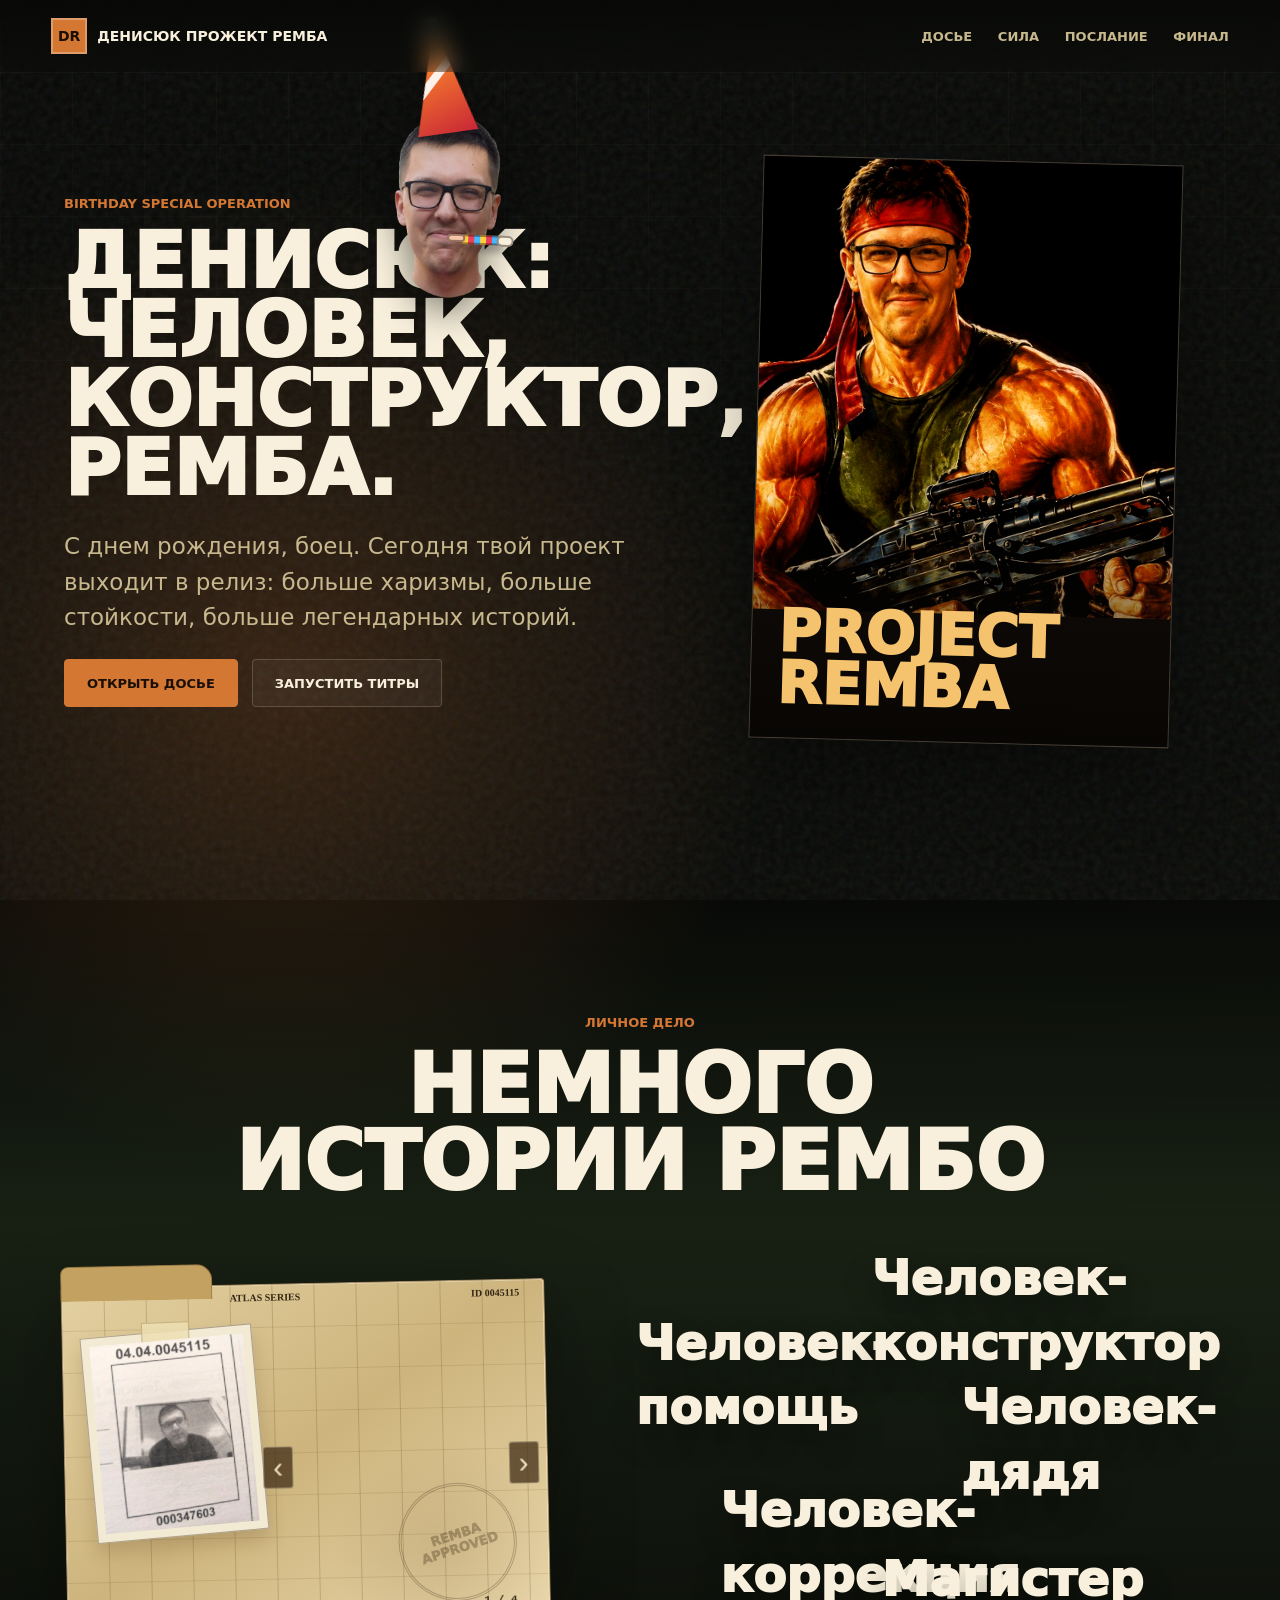
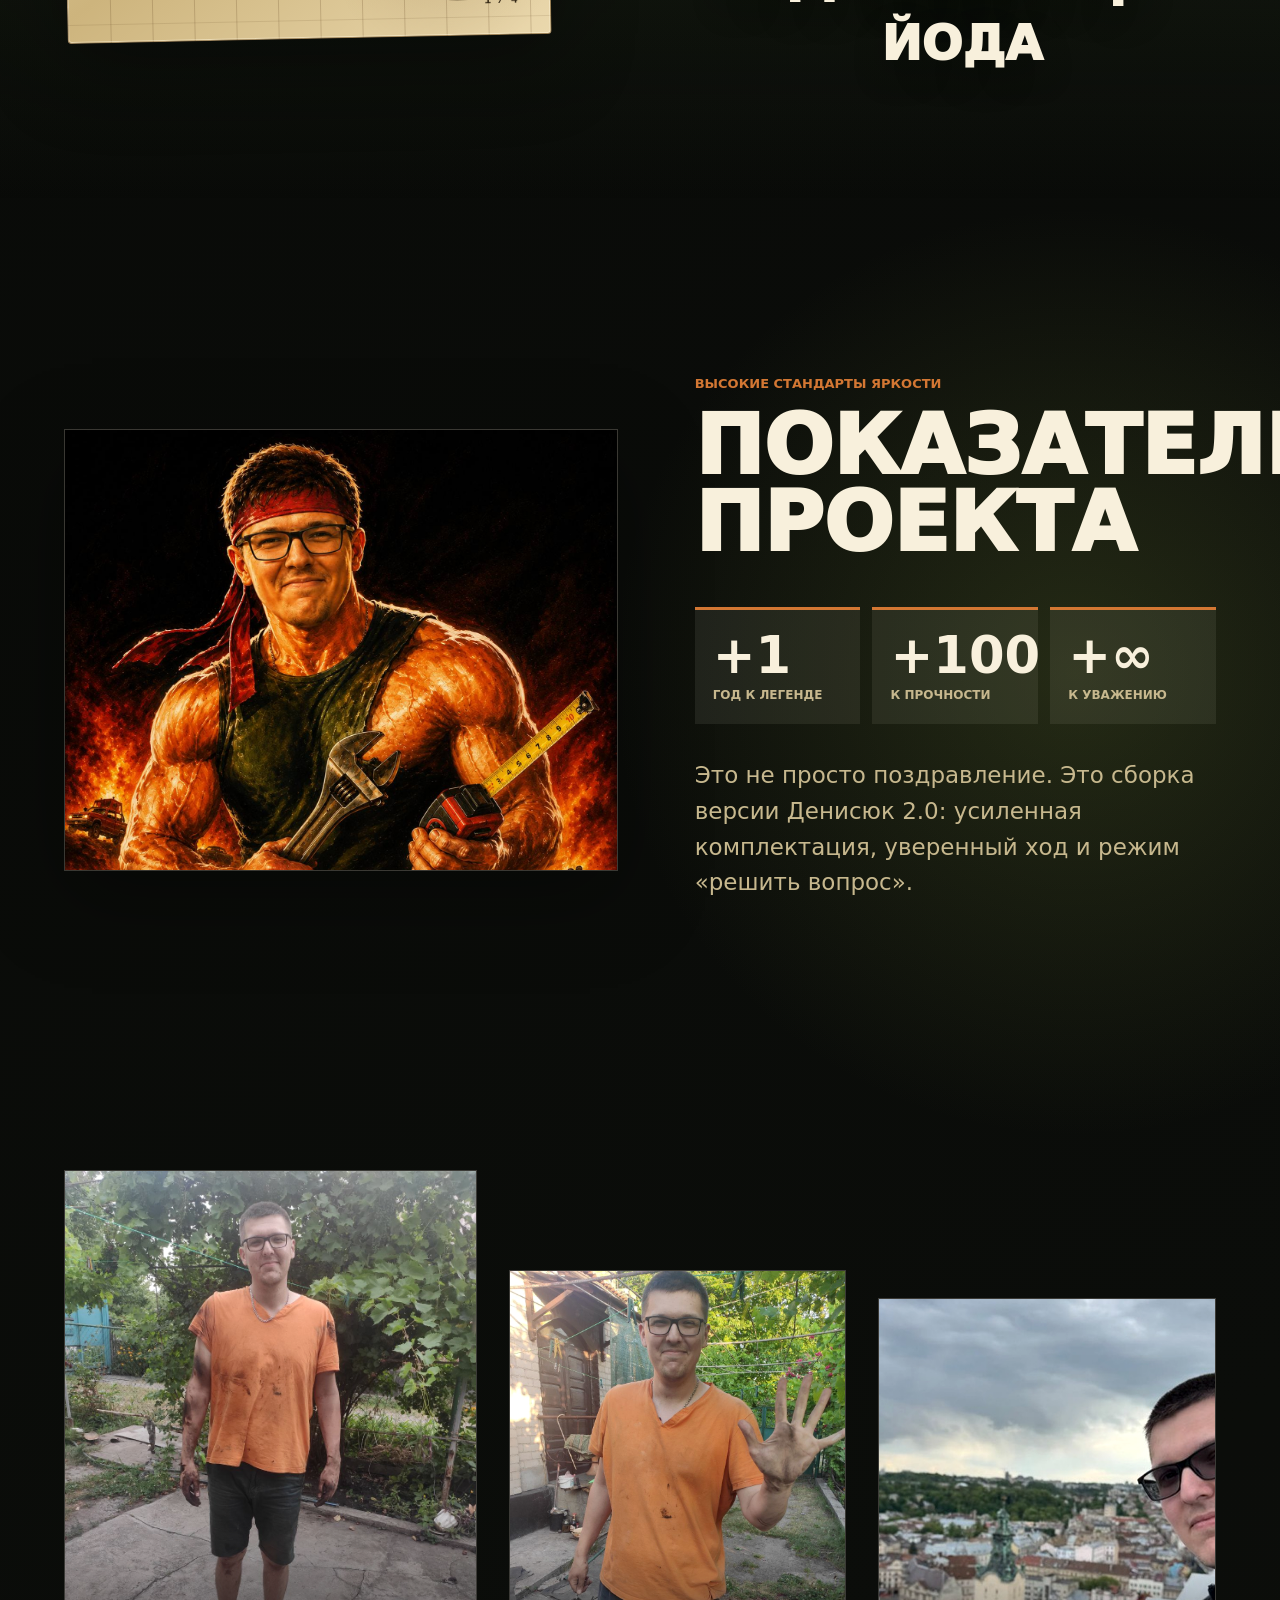
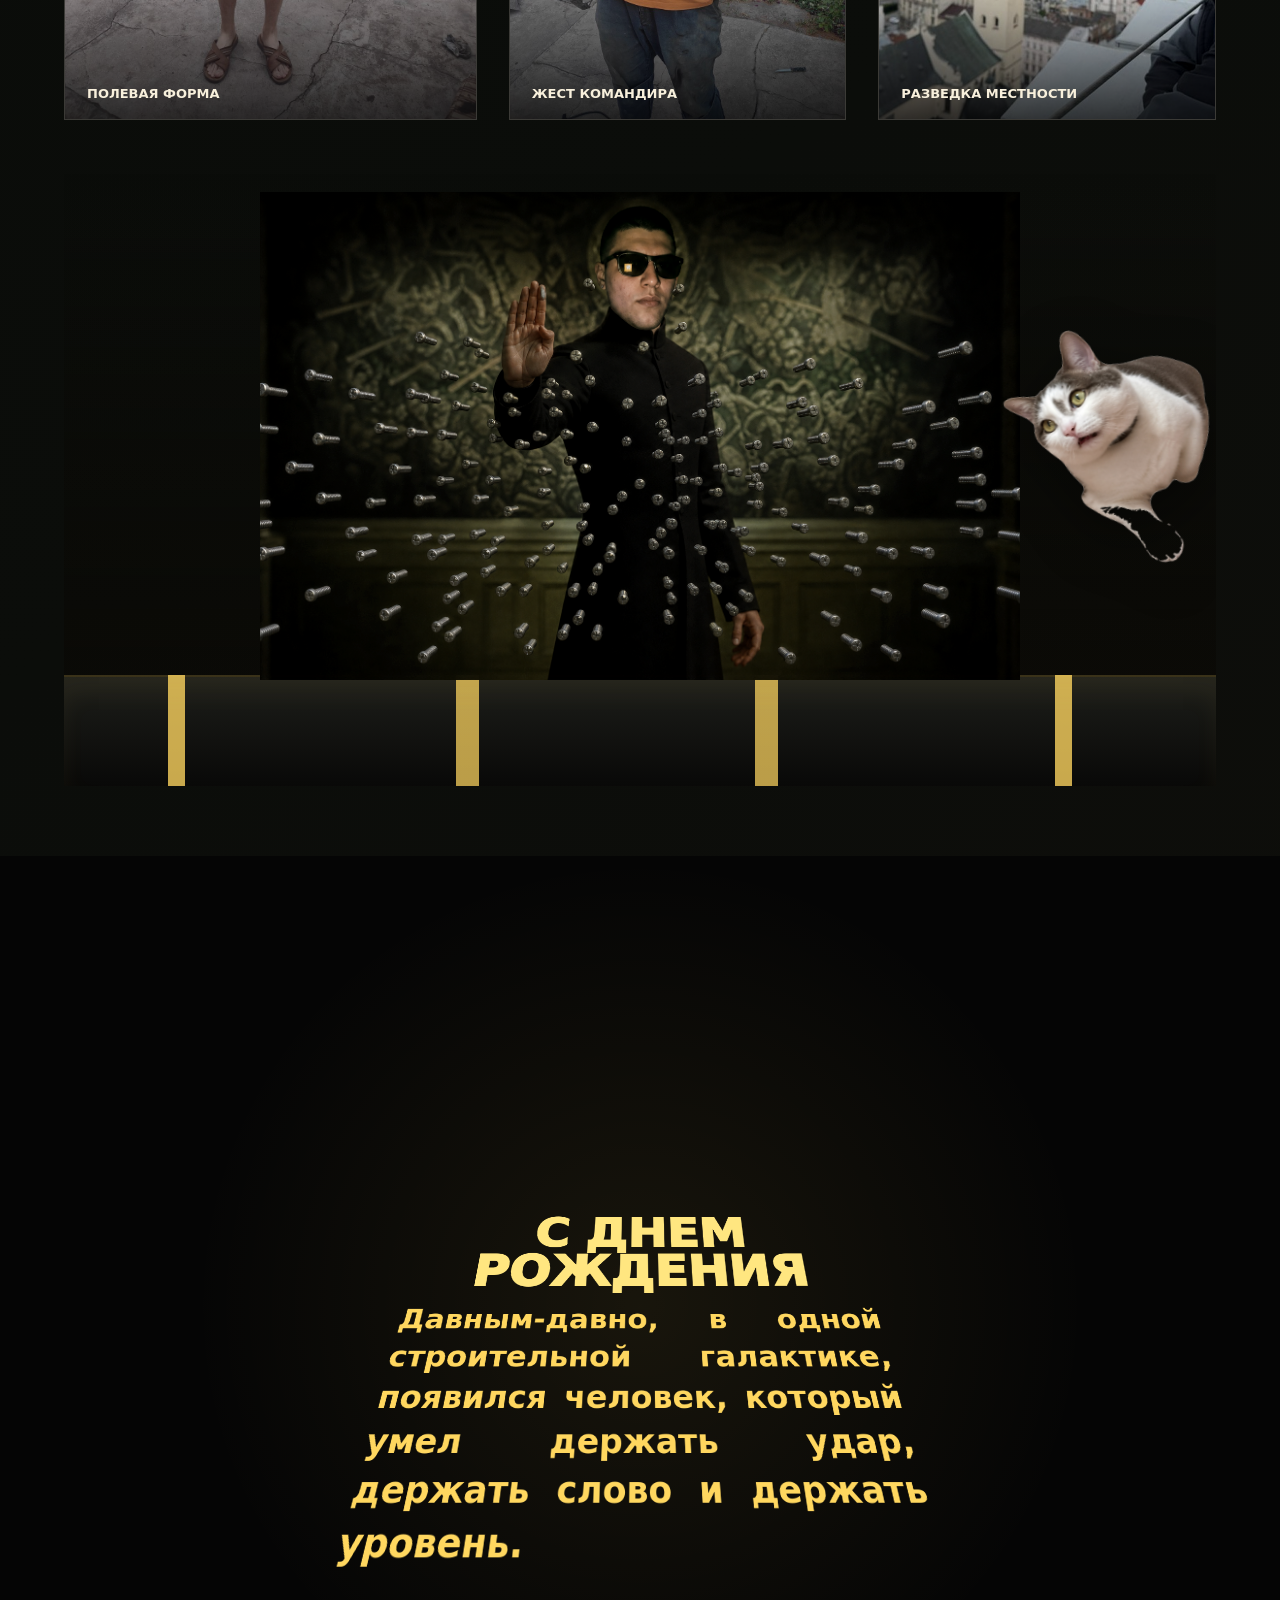
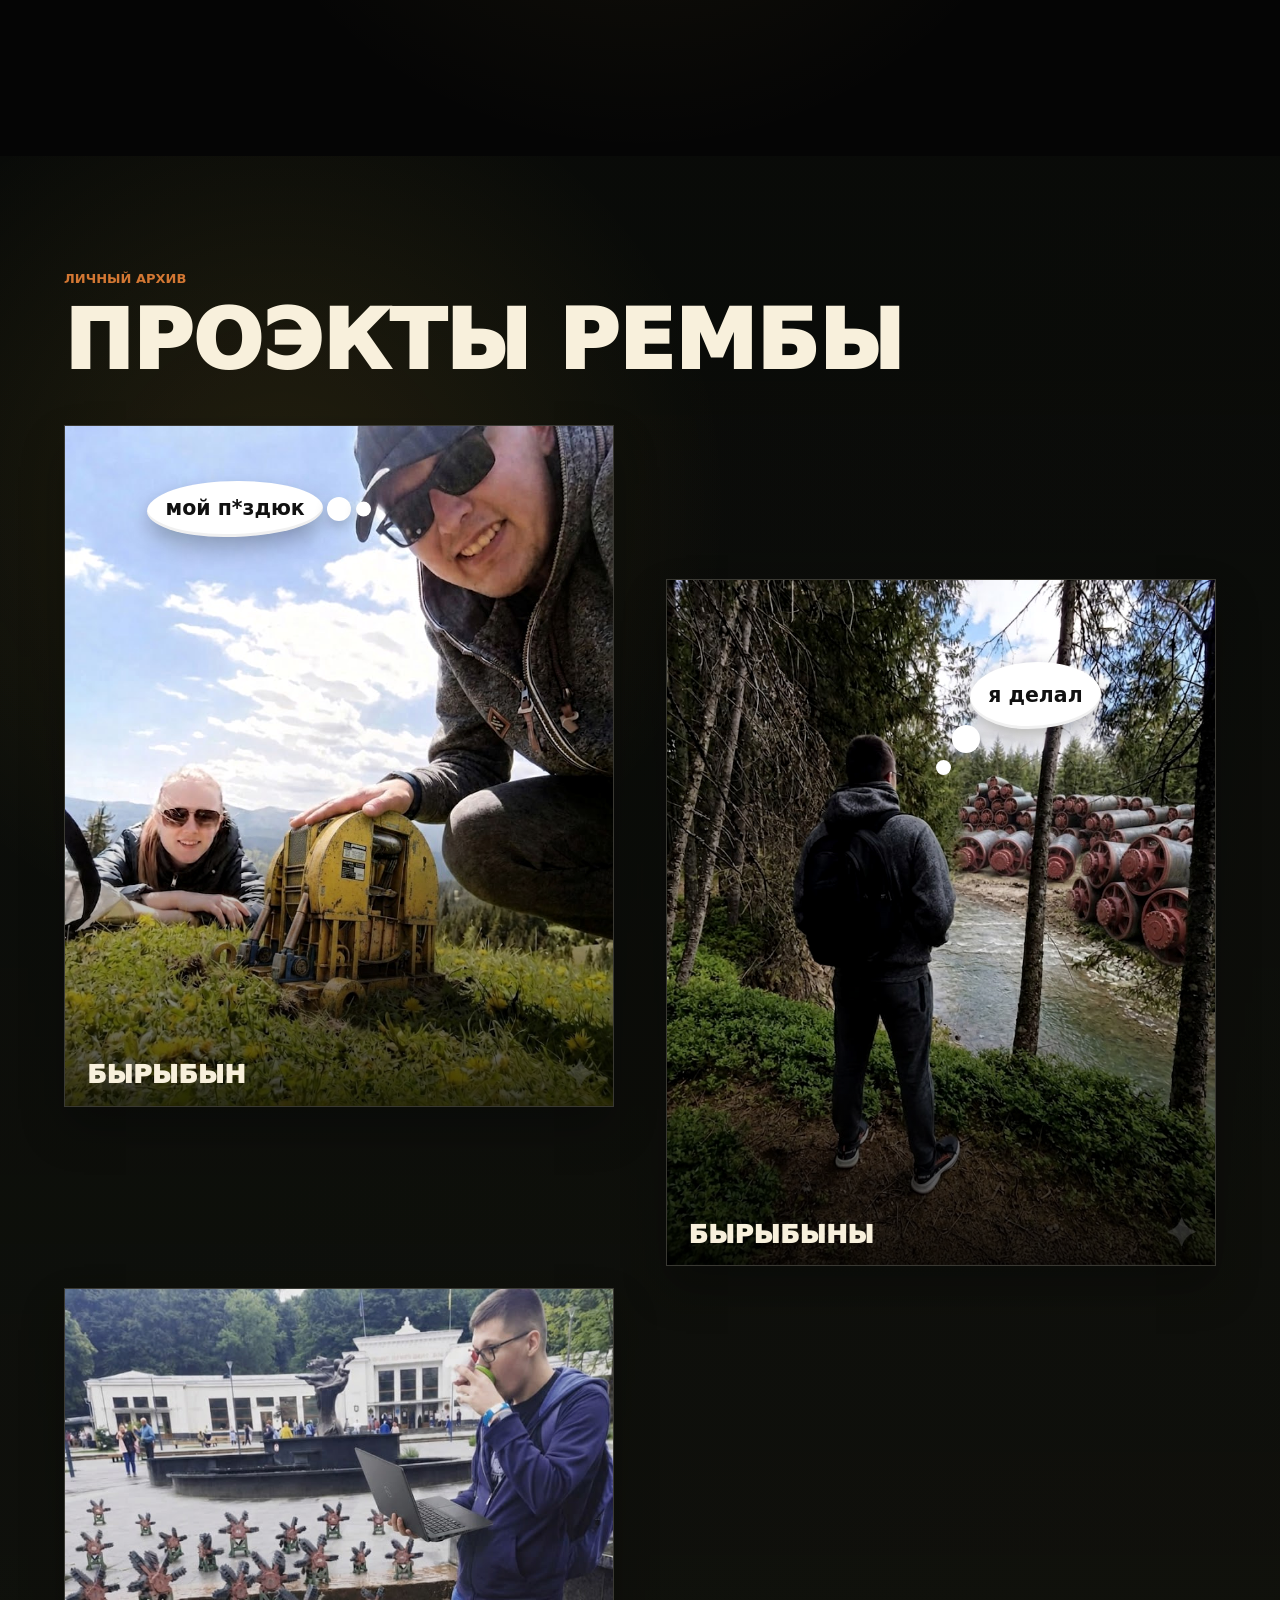
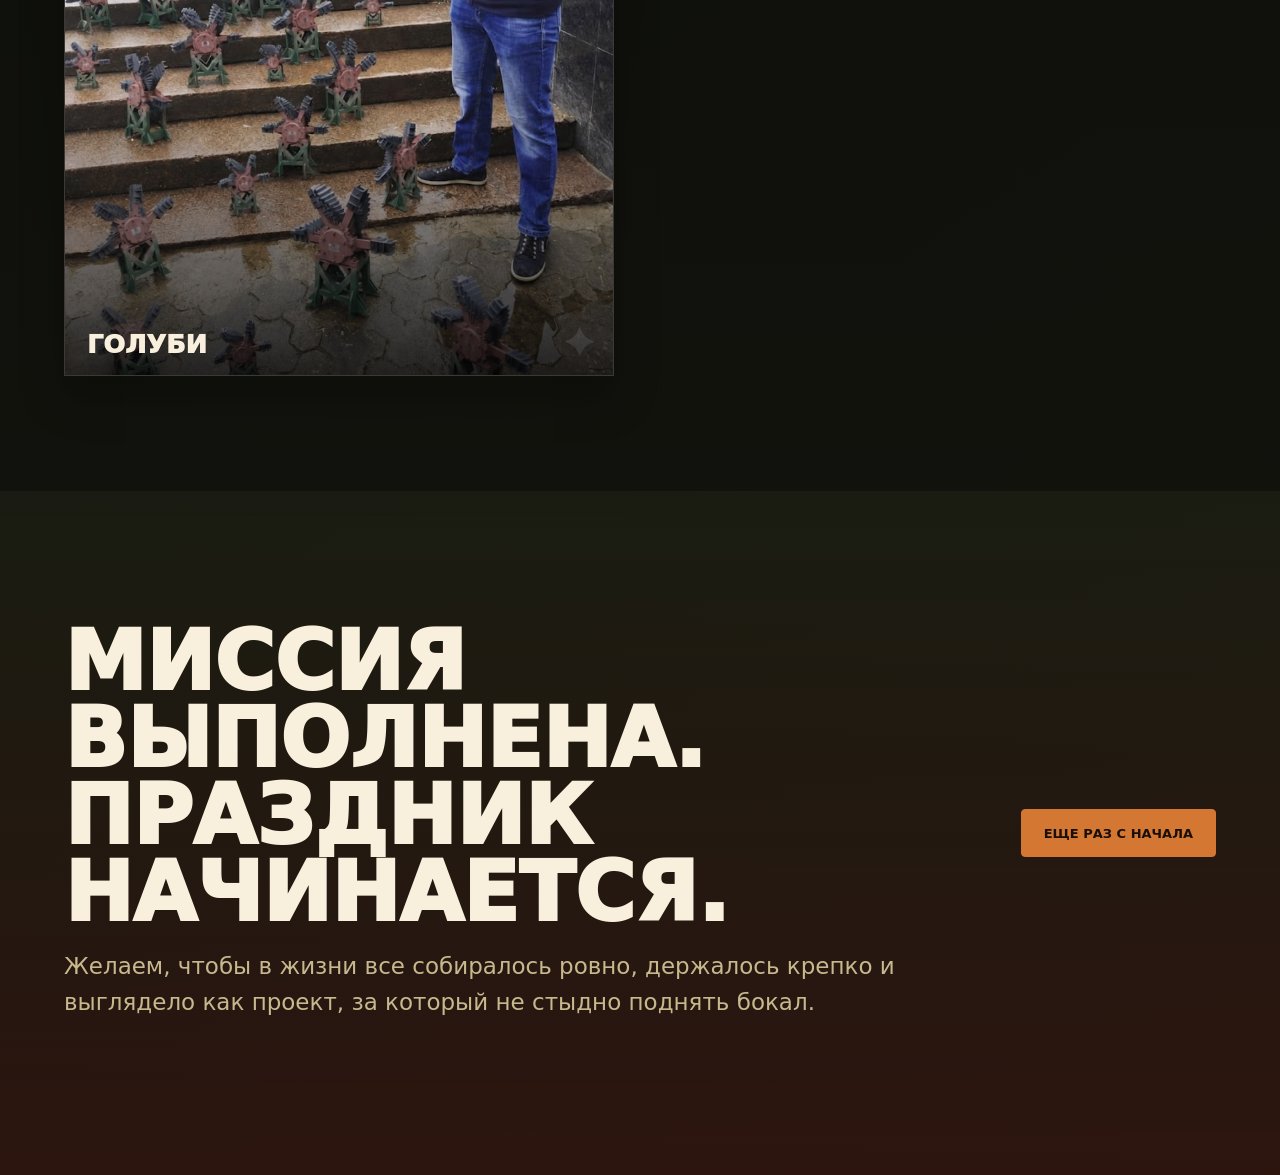
<file: index.html>
<!doctype html>
<html lang="ru">
  <head>
    <meta charset="UTF-8" />
    <meta name="viewport" content="width=device-width, initial-scale=1.0" />
    <meta
      name="description"
      content="Шуточный одностраничный birthday landing: Денисюк Прожект Ремба."
    />
    <meta name="robots" content="index, follow" />
    <meta
      name="keywords"
      content="Прожект ремба, Денисюк Прожект Ремба, Ремба, проект ремба"
    />
    <meta property="og:type" content="website" />
    <meta property="og:url" content="https://igorplastun.github.io/project-remba/" />
    <meta property="og:title" content="Прожект ремба" />
    <meta
      property="og:description"
      content="Шуточный одностраничный сайт Денисюк Прожект Ремба."
    />
    <meta property="og:image" content="dossier-folder.png" />
    <meta name="twitter:card" content="summary_large_image" />
    <meta name="twitter:title" content="Прожект ремба" />
    <meta
      name="twitter:description"
      content="Шуточный одностраничный сайт Денисюк Прожект Ремба."
    />
    <link rel="canonical" href="https://igorplastun.github.io/project-remba/" />
    <title>Прожект ремба</title>
    <link rel="icon" href="/project-remba/favicon.png" sizes="48x48" type="image/png" />
    <link rel="icon" href="/project-remba/favicon.svg" type="image/svg+xml" />
    <link rel="apple-touch-icon" href="/project-remba/apple-touch-icon.png" />
    <link rel="preload" href="assets/friend-head-cutout.png" as="image" />
    <link rel="preload" href="assets/yoda-cutout.png" as="image" />
    <link rel="stylesheet" href="styles.css" />
  </head>
  <body>
    <div class="noise" aria-hidden="true"></div>
    <div class="scroll-head" aria-hidden="true">
      <div class="head-bob">
        <span class="party-hat"></span>
        <img src="assets/friend-head-cutout.png" alt="" />
        <span class="party-blower">
          <span class="blower-mouth"></span>
          <span class="blower-roll"></span>
          <span class="blower-tip"></span>
        </span>
        <img class="head-extinguisher" src="assets/petushitel.png" alt="" />
        <span class="head-spray" aria-hidden="true">
          <span></span>
          <span></span>
          <span></span>
          <span></span>
          <span></span>
          <span></span>
        </span>
      </div>
    </div>

    <header class="site-header">
      <a class="brand" href="#top" aria-label="Денисюк Прожект Ремба">
        <span class="brand-mark">DR</span>
        <span>Денисюк Прожект Ремба</span>
      </a>
      <nav aria-label="Разделы">
        <a href="#dossier">Досье</a>
        <a href="#power">Сила</a>
        <a href="#crawl">Послание</a>
        <a href="#final">Финал</a>
      </nav>
    </header>

    <main id="top">
      <section class="hero section-pad" data-head-x="35" data-head-y="23">
        <div class="hero-copy">
          <p class="hero-overline">birthday special operation</p>
          <h1>Денисюк: человек, конструктор, Ремба.</h1>
          <p>
            С днем рождения, боец. Сегодня твой проект выходит в релиз:
            больше харизмы, больше стойкости, больше легендарных историй.
          </p>
          <div class="hero-actions">
            <a class="button primary" href="#dossier">Открыть досье</a>
            <a class="button secondary" href="#crawl">Запустить титры</a>
          </div>
        </div>

        <div class="hero-stage" aria-label="Плакат Денисюк Ремба">
          <div class="poster-card">
            <img class="poster-rambo" src="assets/rambo-gun-hq.png" alt="Денисюк в образе Рембо" />
            <div class="poster-title">PROJECT REMBA</div>
          </div>
        </div>
      </section>

      <section id="dossier" class="section-pad dossier" data-head-x="88" data-head-y="25">
        <div class="section-title">
          <p>личное дело</p>
          <h2>Немного истории Рембо</h2>
        </div>
        <div class="dossier-grid dossier-story">
          <article class="dossier-card" aria-label="Досье Рембо">
            <div class="dossier-card__tab">ATLAS SERIES</div>
            <div class="dossier-card__code">ID 0045115</div>
            <div class="dossier-card__photo">
              <img src="assets/kr.jpg" alt="Фото Рембо для досье" />
            </div>
            <div class="dossier-card__book" data-dossier-book>
              <button class="dossier-card__turn dossier-card__turn--prev" type="button" data-dossier-prev aria-label="Предыдущая страница">‹</button>
              <div class="dossier-card__page is-active" data-dossier-page>
                <h3>Досье</h3>
                <dl>
                  <div><dt>Имя:</dt><dd>Ремба</dd></div>
                  <div><dt>Фамилия:</dt><dd>Денисюк</dd></div>
                  <div><dt>Дата рождения:</dt><dd>13.05.1996</dd></div>
                  <div><dt>Пол:</dt><dd>мужской</dd></div>
                  <div><dt>Возраст:</dt><dd>легендарный</dd></div>
                  <div><dt>Цвет глаз:</dt><dd>видел Компас</dd></div>
                  <div><dt>Цвет волос:</dt><dd>режим выживания</dd></div>
                  <div><dt>Специализация:</dt><dd>Компас, солид, срочные правки</dd></div>
                  <div><dt>Образование:</dt><dd>боевое</dd></div>
                </dl>
              </div>
              <div class="dossier-card__page" data-dossier-page>
                <p>
                  РЭМБО — это не просто человек. Если где-то что-то не сходится, не открывается,
                  не крутится, не чертится или просто “сука, опять”, значит где-то рядом уже
                  слышно: “та ща, я гляну”.
                </p>
                <p>
                  Работает РЭМБО в Компасе и солиде, но по ощущениям — в режиме выживания.
                </p>
              </div>
              <div class="dossier-card__page" data-dossier-page>
                <p>
                  Потому что рядом всегда наточливые люди, срочные правки, чертежи с характером
                  и заказчики, которые “ну там же чуть-чуть поменять”.
                </p>
                <p>
                  Но РЭМБО не боится. РЭМБО смотрит на это всё, тяжело вздыхает, открывает
                  Компас и начинает колдовать.
                </p>
              </div>
              <div class="dossier-card__page" data-dossier-page>
                <p>
                  РЭМБО — это когда помощь приходит не в плаще, а с матами, рулеткой, флешкой
                  и фразой: “ну шо вы тут уже наделали”.
                </p>
              </div>
              <button class="dossier-card__turn dossier-card__turn--next" type="button" data-dossier-next aria-label="Следующая страница">›</button>
              <span class="dossier-card__counter" data-dossier-count>1 / 4</span>
            </div>
            <div class="dossier-card__stamp">REMBA<br />APPROVED</div>
          </article>

          <div class="floating-words" aria-label="Качества Рембо">
            <span class="floating-word word-help">Человек-<br />помощь</span>
            <span class="floating-word word-maker">Человек-<br />конструктор</span>
            <span class="floating-word word-uncle">Человек-<br />дядя</span>
            <span class="floating-word word-fix">Человек-<br />коррекция</span>
            <span class="floating-word word-yoda">Магистер<br />ЙОДА</span>
          </div>
        </div>
      </section>

      <section id="power" class="section-pad power" data-head-x="78" data-head-y="53">
        <div class="power-media">
          <img src="assets/rambo-tool-hq.png" alt="Денисюк Ремба с инструментами" />
        </div>
        <div class="power-copy">
          <div class="section-title left">
            <p>высокие стандарты яркости</p>
            <h2>Показатели проекта</h2>
          </div>
          <div class="stats">
            <div><strong>+1</strong><span>год к легенде</span></div>
            <div><strong>+100</strong><span>к прочности</span></div>
            <div><strong>+∞</strong><span>к уважению</span></div>
          </div>
          <p>
            Это не просто поздравление. Это сборка версии Денисюк 2.0:
            усиленная комплектация, уверенный ход и режим «решить вопрос».
          </p>
        </div>
      </section>

      <section class="section-pad gallery" data-head-x="21" data-head-y="62">
        <div class="photo-card tall">
          <img src="assets/friend-full-hq.png" alt="Денисюк в оранжевой футболке" />
          <span>Полевая форма</span>
        </div>
        <div class="photo-card">
          <img src="assets/friend-wave-hq.png" alt="Денисюк машет рукой" />
          <span>Жест командира</span>
        </div>
        <div class="photo-card">
          <img src="assets/friend-city-hq.png" alt="Денисюк на фоне города" />
          <span>Разведка местности</span>
        </div>
        <div class="rescue-scene rescue-scene--gallery" data-rescue-scene aria-label="Кот тушит огонь">
          <img class="rescue-scene__poster" src="assets/nea.png" alt="Рембо с болтиками" />
          <img class="rescue-scene__cat" src="assets/kit-cutout.png" alt="Кот летит к центру" />
          <div class="rescue-car" aria-hidden="true">
            <img class="rescue-car__body" src="assets/zhiga-photoroom.png" alt="" />
            <img class="rescue-car__face" src="assets/remba-na-zhige-photoroom.png" alt="" />
            <span class="rescue-car__exhaust">
              <span></span>
              <span></span>
              <span></span>
            </span>
          </div>
          <div class="rescue-scene__stalls" aria-hidden="true">
            <span class="rescue-stall rescue-stall--small"></span>
            <span class="rescue-stall rescue-stall--wide"></span>
            <span class="rescue-stall"></span>
            <span class="rescue-stall rescue-stall--small"></span>
          </div>
          <img class="rescue-scene__kilya" src="assets/kilya.png" alt="Киля между ларьками" />
          <div class="rescue-scene__fire" aria-hidden="true">
            <span></span>
            <span></span>
            <span></span>
            <span></span>
            <span></span>
            <span></span>
          </div>
        </div>
      </section>

      <section id="crawl" class="section-pad crawl-section" data-head-x="71" data-head-y="72">
        <div class="crawl-frame">
          <div class="crawl">
            <h2>С днем рождения</h2>
            <p>
              Давным-давно, в одной строительной галактике, появился человек,
              который умел держать удар, держать слово и держать уровень.
            </p>
            <p>
              Пусть здоровье будет как броня, настроение как турбина, а каждый
              новый год добавляет силы, денег, радости и нормальных людей рядом.
            </p>
            <p>
              Команда поздравления подтверждает: Денисюк достоин отдельной
              саги, персонального плаката и вечного уважения.
            </p>
            <img class="crawl-yoda" src="assets/yoda-cutout.png" alt="" />
          </div>
        </div>
      </section>

      <section id="projects" class="section-pad projects" data-head-x="34" data-head-y="76">
        <div class="section-title left">
          <p>личный архив</p>
          <h2>ПРОЭКТЫ РЕМБЫ</h2>
        </div>
        <div class="projects-grid" aria-label="Проекты Рембы">
          <article class="project-tile project-tile--high">
            <img src="assets/project-byrybyn.jpg" alt="Проект Бырыбын" />
            <span class="thought-bubble thought-bubble--horizontal">мой п*здюк</span>
            <span>Бырыбын</span>
          </article>
          <article class="project-tile project-tile--low">
            <img src="assets/project-byrybyny.jpg" alt="Проект Бырыбыны" />
            <span class="thought-bubble">я делал</span>
            <span>Бырыбыны</span>
          </article>
          <article class="project-tile project-tile--high">
            <img src="assets/project-melnichki.jpg" alt="Проект Голуби" />
            <span>Голуби</span>
          </article>
        </div>
      </section>

      <section id="final" class="section-pad final" data-head-x="50" data-head-y="82">
        <div>
          <h2>Миссия выполнена. Праздник начинается.</h2>
          <p>
            Желаем, чтобы в жизни все собиралось ровно, держалось крепко и
            выглядело как проект, за который не стыдно поднять бокал.
          </p>
        </div>
        <button class="rocket-launch" type="button" aria-label="Нажми, чтобы запустить реактивного Рембу">
          <span class="rocket-launch__label">Нажми</span>
          <div class="rocket-flight">
            <img src="assets/reactive.png" alt="" />
            <span class="rocket-flame">
              <span></span>
              <span></span>
              <span></span>
            </span>
            <span class="rocket-smoke">
              <span></span>
              <span></span>
              <span></span>
            </span>
          </div>
        </button>
        <span class="rocket-smoke-message">Улетел покрять Тису</span>
        <a class="button primary" href="#top">Еще раз с начала</a>
      </section>
    </main>

    <script src="script.js"></script>
  </body>
</html>
</file>
<file: styles.css>
:root {
  --bg: #0b0d0a;
  --bg-2: #161a12;
  --paper: #f3ecd7;
  --paper-deep: #d8c59d;
  --text: #f8f0dc;
  --muted: #c7b88e;
  --green: #6b7b35;
  --green-dark: #28361f;
  --orange: #d37733;
  --red: #9e2f20;
  --line: rgba(248, 240, 220, 0.18);
  --shadow: 0 26px 80px rgba(0, 0, 0, 0.34);
  font-family:
    Inter, ui-sans-serif, system-ui, -apple-system, BlinkMacSystemFont, "Segoe UI",
    sans-serif;
}

* {
  box-sizing: border-box;
}

html {
  overflow-x: hidden;
  scroll-behavior: smooth;
}

body {
  margin: 0;
  min-width: 320px;
  color: var(--text);
  background:
    radial-gradient(circle at 22% 9%, rgba(211, 119, 51, 0.22), transparent 31rem),
    radial-gradient(circle at 84% 30%, rgba(107, 123, 53, 0.28), transparent 29rem),
    linear-gradient(145deg, #080907 0%, var(--bg) 46%, #15100c 100%);
  overflow-x: hidden;
}

body::before {
  position: fixed;
  inset: 0;
  z-index: -2;
  content: "";
  background-image:
    linear-gradient(rgba(255, 255, 255, 0.035) 1px, transparent 1px),
    linear-gradient(90deg, rgba(255, 255, 255, 0.03) 1px, transparent 1px);
  background-size: 72px 72px;
  mask-image: linear-gradient(to bottom, rgba(0, 0, 0, 0.8), transparent 92%);
}

img {
  display: block;
  max-width: 100%;
}

a {
  color: inherit;
}

.noise {
  position: fixed;
  inset: 0;
  z-index: -1;
  pointer-events: none;
  opacity: 0.15;
  background-image: url("data:image/svg+xml,%3Csvg viewBox='0 0 160 160' xmlns='http://www.w3.org/2000/svg'%3E%3Cfilter id='n'%3E%3CfeTurbulence type='fractalNoise' baseFrequency='.8' numOctaves='3' stitchTiles='stitch'/%3E%3C/filter%3E%3Crect width='100%25' height='100%25' filter='url(%23n)' opacity='.5'/%3E%3C/svg%3E");
}

.site-header {
  position: fixed;
  top: 0;
  left: 0;
  right: 0;
  z-index: 20;
  display: flex;
  align-items: center;
  justify-content: space-between;
  gap: 24px;
  padding: 18px clamp(18px, 4vw, 56px);
  color: var(--text);
  background: linear-gradient(to bottom, rgba(8, 9, 7, 0.9), rgba(8, 9, 7, 0.22));
  backdrop-filter: blur(12px);
}

.brand,
.site-header nav {
  display: flex;
  align-items: center;
}

.brand {
  gap: 10px;
  text-decoration: none;
  font-size: 14px;
  font-weight: 800;
  text-transform: uppercase;
  letter-spacing: 0;
}

.brand-mark {
  display: grid;
  width: 36px;
  height: 36px;
  place-items: center;
  color: #1a0f07;
  background: var(--orange);
  border: 2px solid rgba(255, 255, 255, 0.28);
}

.site-header nav {
  gap: clamp(12px, 2vw, 26px);
  font-size: 13px;
  font-weight: 700;
  color: var(--muted);
  text-transform: uppercase;
}

.site-header nav a {
  text-decoration: none;
}

.site-header nav a:hover {
  color: var(--text);
}

.section-pad {
  position: relative;
  min-height: 100vh;
  padding: clamp(86px, 9vw, 132px) clamp(20px, 5vw, 72px);
}

.hero {
  display: grid;
  grid-template-columns: minmax(0, 0.92fr) minmax(320px, 0.8fr);
  align-items: center;
  gap: clamp(32px, 6vw, 96px);
  padding-top: 118px;
}

.hero-copy {
  max-width: 790px;
}

.hero-overline,
.section-title p {
  margin: 0 0 16px;
  color: var(--orange);
  font-size: 13px;
  font-weight: 900;
  text-transform: uppercase;
}

h1,
h2,
h3,
p {
  margin-top: 0;
}

h1 {
  margin-bottom: 26px;
  max-width: 820px;
  font-size: clamp(46px, 6vw, 92px);
  line-height: 0.9;
  font-weight: 950;
  text-transform: uppercase;
}

h2 {
  margin-bottom: 18px;
  font-size: clamp(40px, 6.4vw, 90px);
  line-height: 0.94;
  font-weight: 930;
  text-transform: uppercase;
}

h3 {
  font-size: clamp(24px, 3vw, 38px);
  line-height: 1;
}

.hero-copy > p:not(.hero-overline),
.power-copy > p,
.final p,
.mission p {
  color: var(--muted);
  font-size: clamp(18px, 2vw, 23px);
  line-height: 1.55;
}

.hero-actions,
.final {
  display: flex;
  align-items: center;
  gap: 14px;
  flex-wrap: wrap;
}

.button {
  display: inline-flex;
  min-height: 48px;
  align-items: center;
  justify-content: center;
  padding: 0 22px;
  border: 1px solid var(--line);
  border-radius: 4px;
  text-decoration: none;
  font-size: 13px;
  font-weight: 900;
  text-transform: uppercase;
  transition:
    transform 180ms ease,
    background 180ms ease,
    color 180ms ease;
}

.button:hover {
  transform: translateY(-2px);
}

.button.primary {
  color: #1a0f07;
  background: var(--orange);
  border-color: var(--orange);
}

.button.secondary {
  color: var(--text);
  background: rgba(255, 255, 255, 0.04);
}

.hero-stage {
  display: grid;
  place-items: center;
  min-height: 540px;
}

.poster-card {
  position: relative;
  width: min(100%, 420px);
  aspect-ratio: 0.72;
  overflow: hidden;
  background: #110b07;
  border: 1px solid rgba(248, 240, 220, 0.22);
  box-shadow: var(--shadow);
  transform: rotate(1.5deg);
}

.poster-card::after {
  position: absolute;
  inset: auto 0 0;
  height: 42%;
  content: "";
  background: linear-gradient(to top, rgba(8, 6, 4, 0.96), transparent);
}

.poster-rambo {
  width: 100%;
  height: 78%;
  object-fit: cover;
  filter: contrast(1.12) saturate(1.04);
}

.poster-title {
  position: absolute;
  left: 26px;
  right: 26px;
  bottom: 28px;
  z-index: 3;
  font-size: clamp(34px, 5vw, 58px);
  line-height: 0.9;
  font-weight: 950;
  color: #f5c26d;
  text-transform: uppercase;
}

.section-title {
  max-width: 880px;
  margin: 0 auto 46px;
  text-align: center;
}

.section-title.left {
  margin-right: 0;
  margin-left: 0;
  text-align: left;
}

.dossier {
  background:
    linear-gradient(180deg, rgba(11, 13, 10, 0), rgba(40, 54, 31, 0.5) 36%, rgba(11, 13, 10, 0));
}

.dossier-grid {
  display: grid;
  grid-template-columns: minmax(260px, 0.62fr) minmax(280px, 0.75fr);
  gap: clamp(26px, 5vw, 80px);
  align-items: center;
  max-width: 1120px;
  margin: 0 auto;
}

.dossier-story {
  grid-template-columns: minmax(320px, 0.72fr) minmax(320px, 0.9fr);
  max-width: 1180px;
}

.paper {
  width: min(100%, 360px);
  justify-self: center;
  padding: 14px;
  background: var(--paper);
  box-shadow: var(--shadow);
  transform: rotate(-1deg);
}

.paper img {
  width: 100%;
  border: 1px solid rgba(0, 0, 0, 0.08);
}

.dossier-card {
  position: relative;
  display: grid;
  width: min(100%, 540px);
  min-height: 350px;
  grid-template-columns: 172px 1fr;
  gap: 18px;
  justify-self: center;
  padding: 26px 24px 24px;
  color: #332714;
  background:
    linear-gradient(90deg, rgba(92, 63, 28, 0.22) 0 1px, transparent 1px),
    linear-gradient(rgba(92, 63, 28, 0.13) 0 1px, transparent 1px),
    radial-gradient(circle at 78% 76%, rgba(117, 84, 42, 0.16), transparent 7rem),
    linear-gradient(145deg, #e3d0a1 0%, #cdb47d 48%, #ead8ad 100%);
  background-size:
    42px 42px,
    42px 42px,
    auto,
    auto;
  border: 1px solid rgba(74, 47, 20, 0.42);
  border-radius: 4px;
  box-shadow:
    var(--shadow),
    inset 0 0 0 1px rgba(255, 248, 222, 0.5);
  transform: rotate(-1.2deg);
}

.dossier-card::before {
  position: absolute;
  left: -1px;
  top: -22px;
  width: 150px;
  height: 34px;
  content: "";
  background: #c2a161;
  border: 1px solid rgba(74, 47, 20, 0.42);
  border-bottom: 0;
  border-radius: 8px 16px 0 0;
}

.dossier-card__tab,
.dossier-card__code {
  position: absolute;
  top: 7px;
  font-family: Georgia, "Times New Roman", serif;
  font-size: 10px;
  font-weight: 700;
  letter-spacing: 0;
  text-transform: uppercase;
}

.dossier-card__tab {
  left: 168px;
}

.dossier-card__code {
  right: 24px;
}

.dossier-card__photo {
  position: relative;
  align-self: start;
  margin-top: 18px;
  padding: 8px;
  background: #f3ead3;
  border: 1px solid rgba(61, 43, 25, 0.38);
  box-shadow: 0 11px 18px rgba(73, 45, 18, 0.18);
  transform: rotate(-4deg);
}

.dossier-card__photo::before {
  position: absolute;
  left: 50%;
  top: -10px;
  width: 46px;
  height: 18px;
  content: "";
  background: rgba(238, 224, 179, 0.86);
  border: 1px solid rgba(107, 78, 39, 0.3);
  transform: translateX(-50%) rotate(3deg);
}

.dossier-card__photo img {
  width: 100%;
  aspect-ratio: 0.82;
  object-fit: cover;
  filter: sepia(0.16) contrast(1.05);
}

.dossier-card__book {
  position: relative;
  z-index: 2;
  min-height: 294px;
  margin-top: 10px;
  perspective: 950px;
}

.dossier-card__page {
  position: absolute;
  inset: 0;
  display: flex;
  flex-direction: column;
  justify-content: center;
  padding: 8px 8px 34px;
  opacity: 0;
  pointer-events: none;
  transform: rotateY(74deg);
  transform-origin: left center;
  transform-style: preserve-3d;
  transition:
    opacity 260ms ease,
    transform 520ms cubic-bezier(0.19, 1, 0.22, 1);
}

.dossier-card__page.is-active {
  opacity: 1;
  pointer-events: auto;
  transform: rotateY(0deg);
}

.dossier-card__page.is-leaving {
  opacity: 0;
  transform: rotateY(-74deg);
}

.dossier-card__page p {
  margin: 0;
  font-family: "Courier New", monospace;
  font-size: clamp(12px, 1.28vw, 15px);
  line-height: 1.28;
}

.dossier-card__page p + p {
  margin-top: 14px;
}

.dossier-card h3 {
  margin: 0 0 13px;
  font-family: Georgia, "Times New Roman", serif;
  font-size: clamp(30px, 4vw, 44px);
  line-height: 0.9;
  text-align: center;
  text-transform: none;
}

.dossier-card dl {
  display: grid;
  gap: 6px;
  margin: 0;
  font-family: "Courier New", monospace;
  font-size: clamp(12px, 1.25vw, 15px);
  line-height: 1.24;
}

.dossier-card dl div {
  display: grid;
  grid-template-columns: max-content 1fr;
  gap: 8px;
}

.dossier-card dt {
  font-weight: 700;
}

.dossier-card dd {
  margin: 0;
}

.dossier-card__turn {
  position: absolute;
  top: 50%;
  z-index: 8;
  display: grid;
  width: 30px;
  height: 42px;
  place-items: center;
  padding: 0;
  color: #efe2bb;
  background: rgba(60, 40, 18, 0.72);
  border: 1px solid rgba(255, 248, 222, 0.32);
  border-radius: 3px;
  cursor: pointer;
  font-size: 30px;
  line-height: 1;
  transform: translateY(-50%);
  transition:
    background 160ms ease,
    transform 160ms ease;
}

.dossier-card__turn:hover {
  background: rgba(91, 60, 24, 0.88);
  transform: translateY(-50%) scale(1.06);
}

.dossier-card__turn--prev {
  left: -16px;
}

.dossier-card__turn--next {
  right: -16px;
}

.dossier-card__counter {
  position: absolute;
  right: 8px;
  bottom: 4px;
  z-index: 7;
  font-family: "Courier New", monospace;
  font-size: 11px;
  font-weight: 700;
}

.dossier-card__stamp {
  position: absolute;
  right: 32px;
  bottom: 34px;
  width: 118px;
  height: 118px;
  display: grid;
  place-items: center;
  color: rgba(79, 64, 34, 0.38);
  border: 3px double rgba(79, 64, 34, 0.32);
  border-radius: 50%;
  font-size: 13px;
  font-weight: 950;
  line-height: 1.1;
  text-align: center;
  text-transform: uppercase;
  transform: rotate(-17deg);
}

.rescue-scene {
  --rescue-progress: 0;
  --cat-x: 0vw;
  --cat-y: 0vh;
  --cat-rotate: -8deg;
  --cat-scale: 1;
  --cat-opacity: 1;
  position: relative;
  min-height: 360px;
  overflow: hidden;
  background:
    radial-gradient(circle at 50% 46%, rgba(248, 240, 220, 0.08), transparent 34%),
    linear-gradient(180deg, rgba(0, 0, 0, 0), rgba(10, 8, 4, 0.58) 82%, rgba(24, 7, 0, 0.32));
  isolation: isolate;
}

.rescue-scene::after {
  position: absolute;
  left: 0;
  right: 0;
  bottom: 0;
  z-index: 0;
  height: clamp(74px, 8.5vw, 124px);
  content: "";
  background:
    linear-gradient(90deg, transparent 0 9%, rgba(255, 214, 96, 0.78) 9% 10.5%, transparent 10.5% 21%),
    linear-gradient(90deg, transparent 0 34%, rgba(255, 214, 96, 0.72) 34% 36%, transparent 36% 48%),
    linear-gradient(90deg, transparent 0 60%, rgba(255, 214, 96, 0.72) 60% 62%, transparent 62% 74%),
    linear-gradient(90deg, transparent 0 86%, rgba(255, 214, 96, 0.78) 86% 87.5%, transparent 87.5% 100%),
    linear-gradient(180deg, rgba(30, 31, 27, 0.96), rgba(9, 9, 8, 0.98));
  border-top: 2px solid rgba(255, 214, 96, 0.2);
  box-shadow: inset 0 16px 24px rgba(255, 210, 92, 0.05);
}

.rescue-scene--gallery {
  grid-column: 1 / -1;
  min-height: clamp(500px, 48vw, 680px);
  margin-top: clamp(4px, 1.8vw, 20px);
}

.rescue-scene__poster {
  position: absolute;
  left: 50%;
  top: 43%;
  z-index: 1;
  width: min(92%, 760px);
  max-height: clamp(360px, 42vw, 560px);
  object-fit: contain;
  filter: saturate(0.96) contrast(1.03);
  opacity: 0.98;
  transform: translate(-50%, -50%);
}

.rescue-scene__cat {
  position: absolute;
  right: 1%;
  top: 22%;
  z-index: 4;
  width: clamp(126px, 16vw, 210px);
  filter: drop-shadow(0 18px 28px rgba(0, 0, 0, 0.44));
  opacity: var(--cat-opacity);
  transform: translate(var(--cat-x), var(--cat-y)) rotate(var(--cat-rotate)) scale(var(--cat-scale));
  transform-origin: 62% 28%;
  transition:
    transform 120ms linear,
    opacity 160ms linear;
}

.rescue-scene.is-active .rescue-scene__cat {
  transform: translate(var(--cat-x), var(--cat-y)) rotate(var(--cat-rotate)) scale(var(--cat-scale));
}

.rescue-scene.is-flying-away .rescue-scene__cat {
  opacity: 0;
}

.rescue-car {
  position: absolute;
  left: 0;
  bottom: calc(clamp(44px, 5.2vw, 78px) - 100px);
  z-index: 4;
  width: clamp(152px, 19.8vw, 284px);
  opacity: 0;
  transform: translateX(110vw);
  transition:
    opacity 180ms ease;
  filter: drop-shadow(0 20px 20px rgba(0, 0, 0, 0.42));
}

.rescue-scene.is-active .rescue-car {
  opacity: 1;
  animation: zhigaDrive 5s linear infinite;
}

.rescue-scene.is-flying-away .rescue-car {
  opacity: 0;
  animation: none;
}

.rescue-car__body {
  display: block;
  width: 100%;
  height: auto;
}

.rescue-car__face {
  position: absolute;
  left: calc(24% + 20px);
  top: calc(18% + 38px);
  width: 19.8%;
  height: auto;
  filter: drop-shadow(0 4px 5px rgba(0, 0, 0, 0.38));
  transform: rotate(-3deg);
}

.rescue-car__exhaust {
  position: absolute;
  left: 91%;
  bottom: 18%;
  width: 34%;
  height: 22%;
  pointer-events: none;
  transform: rotate(4deg);
}

.rescue-car__exhaust span {
  position: absolute;
  display: block;
  width: 44%;
  aspect-ratio: 2.4;
  border-radius: 999px;
  background:
    radial-gradient(ellipse at 24% 50%, rgba(238, 240, 238, 0.78), transparent 42%),
    radial-gradient(ellipse at 68% 56%, rgba(120, 126, 122, 0.58), transparent 58%),
    rgba(86, 90, 88, 0.34);
  filter: blur(2.1px);
  opacity: 0;
  animation: exhaustPuff 680ms ease-out infinite;
}

.rescue-car__exhaust span:nth-child(1) {
  right: 0;
  bottom: 24%;
}

.rescue-car__exhaust span:nth-child(2) {
  right: 22%;
  bottom: 42%;
  width: 52%;
  animation-delay: -220ms;
}

.rescue-car__exhaust span:nth-child(3) {
  right: 48%;
  bottom: 18%;
  width: 62%;
  animation-delay: -440ms;
}

.rescue-scene__stalls {
  position: absolute;
  left: 4%;
  right: 4%;
  bottom: 8px;
  z-index: 1;
  display: grid;
  grid-template-columns: 0.85fr 1.35fr 1fr 0.82fr;
  gap: clamp(10px, 1.7vw, 24px);
  align-items: end;
  opacity: 0;
  transform: translateY(42px);
  transition:
    opacity 300ms ease,
    transform 520ms ease,
    filter 520ms ease;
}

.rescue-scene.is-active .rescue-scene__stalls {
  opacity: 1;
  transform: translateY(0);
}

.rescue-scene.is-doused .rescue-scene__stalls,
.rescue-scene.is-flying-away .rescue-scene__stalls {
  filter: saturate(0.75) brightness(0.72);
}

.rescue-stall {
  position: relative;
  display: block;
  height: clamp(92px, 10vw, 132px);
  border: 2px solid rgba(255, 217, 126, 0.18);
  border-radius: 4px 4px 0 0;
  background:
    linear-gradient(90deg, rgba(30, 18, 9, 0.76) 0 6%, transparent 6% 94%, rgba(30, 18, 9, 0.76) 94%),
    linear-gradient(180deg, rgba(252, 190, 81, 0.38), rgba(34, 22, 13, 0.78) 52%, rgba(8, 7, 5, 0.92)),
    repeating-linear-gradient(90deg, rgba(255, 208, 89, 0.9) 0 18px, rgba(28, 25, 22, 0.92) 18px 36px);
  box-shadow:
    inset 0 0 38px rgba(255, 162, 53, 0.12),
    0 -8px 30px rgba(255, 103, 18, 0.2);
}

.rescue-stall::before {
  content: "Булочная";
  position: absolute;
  left: 7%;
  right: 7%;
  top: -30px;
  height: 30px;
  display: grid;
  place-items: center;
  border-radius: 6px 6px 0 0;
  color: #fff4bf;
  background:
    radial-gradient(circle at 50% 100%, rgba(255, 210, 103, 0.58), transparent 52%),
    linear-gradient(180deg, rgba(58, 28, 13, 0.95), rgba(15, 12, 9, 0.96));
  font-family: Georgia, "Times New Roman", serif;
  font-size: clamp(13px, 1.35vw, 19px);
  font-weight: 800;
  letter-spacing: 0;
  text-shadow: 0 0 12px rgba(255, 218, 122, 0.78);
}

.rescue-stall::after {
  content: "";
  position: absolute;
  left: 8%;
  right: 8%;
  bottom: 12px;
  height: 56%;
  background:
    linear-gradient(90deg, rgba(230, 246, 255, 0.58) 0 2px, transparent 2px 32%, rgba(230, 246, 255, 0.48) 32% calc(32% + 2px), transparent calc(32% + 2px) 66%, rgba(230, 246, 255, 0.48) 66% calc(66% + 2px), transparent calc(66% + 2px)),
    radial-gradient(circle at 50% 42%, rgba(255, 222, 128, 0.74), transparent 48%),
    linear-gradient(180deg, rgba(255, 184, 72, 0.72), rgba(36, 18, 9, 0.54));
  border: 2px solid rgba(235, 228, 202, 0.5);
  box-shadow: inset 0 0 20px rgba(255, 223, 133, 0.28);
}

.rescue-stall--small {
  height: clamp(76px, 8.2vw, 112px);
}

.rescue-stall--small::before {
  content: "Киоск";
}

.rescue-stall--wide::before {
  content: "Булочная N 21";
}

.rescue-scene__kilya {
  position: absolute;
  left: 50%;
  bottom: clamp(42px, 4.8vw, 70px);
  z-index: 3;
  width: clamp(78px, 8.5vw, 130px);
  pointer-events: none;
  opacity: 0;
  filter: drop-shadow(0 14px 18px rgba(0, 0, 0, 0.44));
  transform: translate(calc(-50% + clamp(120px, 35vw, 430px)), 94px) scale(-0.96, 0.96);
  transition:
    opacity 300ms ease,
    transform 520ms ease,
    filter 520ms ease;
}

.rescue-scene.is-active .rescue-scene__kilya {
  opacity: 1;
  transform: translate(calc(-50% + clamp(120px, 35vw, 430px)), 60px) scale(-1, 1);
}

.rescue-scene.is-doused .rescue-scene__kilya,
.rescue-scene.is-flying-away .rescue-scene__kilya {
  filter: saturate(0.75) brightness(0.72) drop-shadow(0 14px 18px rgba(0, 0, 0, 0.44));
}

.rescue-scene__extinguisher {
  position: absolute;
  left: clamp(198px, 18.5vw, 300px);
  top: clamp(206px, 25vw, 294px);
  z-index: 5;
  width: clamp(50px, 5.5vw, 78px);
  opacity: 0;
  filter: drop-shadow(0 10px 16px rgba(0, 0, 0, 0.42));
  transform: translate(-20px, -8px) rotate(72deg) scale(0.72);
  transform-origin: 46% 60%;
  transition:
    opacity 240ms ease,
    transform 520ms ease;
}

.rescue-scene.is-dousing .rescue-scene__extinguisher {
  opacity: 1;
  transform: translate(0, 0) rotate(68deg) scale(1);
}

.rescue-scene.is-flying-away .rescue-scene__extinguisher,
.rescue-scene.is-doused .rescue-scene__extinguisher {
  opacity: 0;
  transform: translate(-34px, -38px) rotate(78deg) scale(0.68);
}

.rescue-scene__spray {
  position: absolute;
  left: clamp(242px, 22vw, 350px);
  top: clamp(246px, 30vw, 360px);
  z-index: 3;
  width: clamp(360px, 48vw, 660px);
  height: clamp(220px, 28vw, 380px);
  opacity: 0;
  pointer-events: none;
  filter: drop-shadow(0 0 14px rgba(238, 248, 255, 0.28));
  transform: scale(0.35);
  transform-origin: 0 0;
  transition:
    opacity 220ms ease,
    transform 520ms ease;
}

.rescue-scene__spray::before,
.rescue-scene__spray::after {
  content: "";
  position: absolute;
  inset: 34% 2% 0 18%;
  border-radius: 50%;
  background:
    radial-gradient(circle, rgba(255, 255, 255, 0.66) 0 3px, transparent 4px),
    radial-gradient(circle, rgba(255, 255, 255, 0.42) 0 2px, transparent 3px);
  background-size: 42px 32px, 25px 21px;
  opacity: 0.58;
}

.rescue-scene__spray span {
  position: absolute;
  display: block;
  width: clamp(58px, 8vw, 108px);
  height: clamp(34px, 5vw, 70px);
  border-radius: 999px;
  background:
    radial-gradient(circle at 26% 34%, rgba(255, 255, 255, 0.98) 0 18%, transparent 19%),
    radial-gradient(circle at 48% 42%, rgba(248, 253, 255, 0.92) 0 28%, transparent 29%),
    radial-gradient(circle at 69% 56%, rgba(232, 244, 250, 0.86) 0 31%, transparent 32%),
    radial-gradient(ellipse at 50% 62%, rgba(238, 248, 255, 0.76) 0 58%, transparent 59%);
  filter: blur(0.4px);
  opacity: 0.9;
  transform: rotate(18deg);
  animation: cloudPuff 720ms ease-in-out infinite alternate;
}

.rescue-scene__spray span:nth-child(1) {
  left: 0;
  top: 0;
  transform: rotate(12deg) scale(0.74);
}

.rescue-scene__spray span:nth-child(2) {
  left: 12%;
  top: 12%;
  transform: rotate(18deg) scale(0.86);
  animation-delay: -120ms;
}

.rescue-scene__spray span:nth-child(3) {
  left: 25%;
  top: 23%;
  transform: rotate(22deg) scale(1.04);
  animation-delay: -260ms;
}

.rescue-scene__spray span:nth-child(4) {
  left: 39%;
  top: 36%;
  transform: rotate(20deg) scale(1.14);
  animation-delay: -380ms;
}

.rescue-scene__spray span:nth-child(5) {
  left: 54%;
  top: 49%;
  transform: rotate(18deg) scale(1.24);
  animation-delay: -500ms;
}

.rescue-scene__spray span:nth-child(6) {
  left: 67%;
  top: 60%;
  transform: rotate(14deg) scale(1.06);
  animation-delay: -180ms;
}

.rescue-scene__spray span:nth-child(7) {
  left: 77%;
  top: 72%;
  transform: rotate(11deg) scale(0.92);
  animation-delay: -320ms;
}

.rescue-scene__spray span:nth-child(8) {
  left: 87%;
  top: 80%;
  transform: rotate(8deg) scale(0.76);
  animation-delay: -440ms;
}

.rescue-scene.is-dousing .rescue-scene__spray {
  opacity: 0.94;
  transform: scale(1);
}

.rescue-scene.is-doused .rescue-scene__spray,
.rescue-scene.is-flying-away .rescue-scene__spray {
  opacity: 0;
}

.rescue-scene__fire {
  position: absolute;
  left: calc(28% + 14px);
  right: calc(47% + 14px);
  bottom: calc(clamp(118px, 12.2vw, 166px) - 20px);
  z-index: 3;
  display: flex;
  align-items: flex-end;
  justify-content: space-between;
  height: clamp(54px, 6.8vw, 92px);
  opacity: 0;
  transform: translateY(38px);
  transition:
    opacity 320ms ease,
    transform 520ms ease,
    filter 520ms ease;
}

.rescue-scene.is-active .rescue-scene__fire {
  opacity: 1;
  transform: translateY(0);
}

.rescue-scene.is-doused .rescue-scene__fire,
.rescue-scene.is-flying-away .rescue-scene__fire {
  opacity: 0;
  filter: saturate(0.35) blur(2px);
  transform: translateY(54px) scaleY(0.22);
}

.rescue-scene__fire span {
  width: clamp(16px, 2.5vw, 32px);
  height: clamp(42px, 5vw, 72px);
  background:
    radial-gradient(circle at 52% 72%, #fff0a0 0 18%, transparent 19%),
    radial-gradient(circle at 50% 58%, #ff8b1f 0 34%, transparent 35%),
    radial-gradient(circle at 50% 50%, #df2d14 0 52%, transparent 53%);
  border-radius: 58% 42% 50% 50%;
  box-shadow: 0 0 24px rgba(255, 105, 18, 0.52);
  transform-origin: 50% 100%;
  animation: flameDance 640ms ease-in-out infinite alternate;
}

.rescue-scene__fire span:nth-child(2) {
  height: clamp(34px, 4vw, 58px);
  animation-delay: -180ms;
}

.rescue-scene__fire span:nth-child(3) {
  height: clamp(48px, 5.8vw, 82px);
  animation-delay: -320ms;
}

.rescue-scene__fire span:nth-child(4) {
  height: clamp(36px, 4.4vw, 62px);
  animation-delay: -460ms;
}

.rescue-scene__fire span:nth-child(5) {
  height: clamp(46px, 5.4vw, 76px);
  animation-delay: -120ms;
}

.rescue-scene__fire span:nth-child(6) {
  height: clamp(30px, 3.8vw, 52px);
  animation-delay: -520ms;
}

.rescue-scene__fire span:nth-child(7) {
  height: clamp(52px, 6.2vw, 86px);
  animation-delay: -260ms;
}

.rescue-scene__fire span:nth-child(8) {
  height: clamp(34px, 4.2vw, 60px);
  animation-delay: -620ms;
}

.floating-words {
  position: relative;
  min-height: 430px;
}

.floating-word {
  position: absolute;
  display: inline-block;
  color: var(--text);
  font-size: clamp(30px, 3.8vw, 48px);
  line-height: 1.35;
  font-weight: 950;
  text-transform: none;
  text-shadow: 0 16px 32px rgba(0, 0, 0, 0.32);
  animation: orbitWord 12s ease-in-out infinite;
  transition:
    color 180ms ease,
    transform 180ms ease;
}

.floating-word:hover {
  color: #ffe680;
  transform: scale(1.08);
}

.word-help {
  left: 4%;
  top: 15%;
  animation-delay: -1.2s;
}

.word-maker {
  left: 43%;
  top: 0;
  animation-delay: -3.8s;
}

.word-uncle {
  right: 0;
  top: 30%;
  animation-delay: -6s;
}

.word-fix {
  left: 18%;
  bottom: 16%;
  animation-delay: -8.6s;
}

.word-yoda {
  right: 12%;
  bottom: 0;
  animation-delay: -10.4s;
}

.mission {
  padding: clamp(26px, 4vw, 44px);
  background: rgba(10, 13, 8, 0.72);
  border: 1px solid var(--line);
}

.mission ul {
  display: grid;
  gap: 12px;
  padding: 0;
  margin: 0 0 28px;
  list-style: none;
}

.mission li {
  display: flex;
  justify-content: space-between;
  gap: 18px;
  padding-bottom: 12px;
  border-bottom: 1px solid rgba(248, 240, 220, 0.12);
}

.mission span {
  color: var(--muted);
}

.mission strong {
  text-align: right;
  text-transform: uppercase;
}

.power {
  display: grid;
  grid-template-columns: minmax(280px, 0.85fr) minmax(320px, 0.8fr);
  gap: clamp(28px, 6vw, 88px);
  align-items: center;
}

.power-media {
  overflow: hidden;
  border: 1px solid rgba(248, 240, 220, 0.2);
  box-shadow: var(--shadow);
}

.power-media img {
  width: 100%;
  min-height: 390px;
  object-fit: cover;
  object-position: 46% 22%;
}

.stats {
  display: grid;
  grid-template-columns: repeat(3, minmax(0, 1fr));
  gap: 12px;
  margin: 34px 0;
}

.stats div {
  padding: 22px 18px;
  background: rgba(243, 236, 215, 0.08);
  border-top: 3px solid var(--orange);
}

.stats strong {
  display: block;
  font-size: clamp(34px, 4vw, 54px);
  line-height: 0.9;
}

.stats span {
  display: block;
  margin-top: 10px;
  color: var(--muted);
  font-size: 12px;
  font-weight: 800;
  text-transform: uppercase;
}

.gallery {
  display: grid;
  grid-template-columns: 1.1fr 0.9fr 0.9fr;
  gap: clamp(16px, 3vw, 32px);
  align-items: end;
  min-height: auto;
  padding-top: 70px;
  padding-bottom: 70px;
}

.photo-card {
  position: relative;
  overflow: hidden;
  min-height: 420px;
  background: #111;
  border: 1px solid var(--line);
}

.photo-card.tall {
  min-height: 540px;
}

.photo-card img {
  width: 100%;
  height: 100%;
  min-height: inherit;
  object-fit: cover;
  filter: saturate(0.95) contrast(1.04);
}

.photo-card::after {
  position: absolute;
  inset: auto 0 0;
  height: 38%;
  content: "";
  background: linear-gradient(to top, rgba(0, 0, 0, 0.76), transparent);
}

.photo-card span {
  position: absolute;
  left: 22px;
  bottom: 18px;
  z-index: 2;
  font-size: 13px;
  font-weight: 900;
  text-transform: uppercase;
}

.projects {
  min-height: auto;
  background:
    radial-gradient(circle at 22% 18%, rgba(255, 207, 67, 0.1), transparent 28rem),
    linear-gradient(180deg, rgba(8, 10, 8, 0.76), rgba(18, 22, 15, 0.54));
}

.projects-grid {
  display: grid;
  grid-template-columns: repeat(2, minmax(0, 1fr));
  gap: clamp(28px, 5vw, 72px) clamp(18px, 4vw, 58px);
  align-items: start;
}

.project-tile {
  position: relative;
  overflow: hidden;
  min-height: clamp(300px, 33vw, 470px);
  border: 1px solid var(--line);
  background: #10100d;
  box-shadow: 0 22px 40px rgba(0, 0, 0, 0.28);
}

.project-tile--low {
  grid-column: 2;
  margin-top: clamp(96px, 12vw, 180px);
}

.project-tile:nth-child(3) {
  grid-column: 1;
  margin-top: clamp(-42px, -4vw, -24px);
}

.project-tile img {
  display: block;
  width: 100%;
  height: 100%;
  min-height: inherit;
  object-fit: cover;
  filter: saturate(0.96) contrast(1.04);
}

.project-tile::after {
  position: absolute;
  inset: auto 0 0;
  height: 42%;
  content: "";
  background: linear-gradient(to top, rgba(0, 0, 0, 0.78), transparent);
}

.project-tile > span:not(.thought-bubble) {
  position: absolute;
  left: 22px;
  bottom: 18px;
  z-index: 2;
  color: var(--cream);
  font-size: clamp(18px, 2vw, 28px);
  font-weight: 950;
  line-height: 1;
  text-transform: uppercase;
}

.thought-bubble {
  position: absolute;
  left: calc(28% + 150px);
  top: 12%;
  z-index: 3;
  display: grid;
  place-items: center;
  min-width: clamp(86px, 9vw, 132px);
  min-height: clamp(48px, 5.2vw, 76px);
  padding: 12px 18px;
  color: #111;
  background: #fff;
  border-radius: 52% 48% 56% 44% / 54% 48% 52% 46%;
  font-size: clamp(15px, 1.6vw, 22px);
  font-weight: 900;
  line-height: 1;
  letter-spacing: 0;
  text-transform: lowercase;
  box-shadow:
    0 10px 22px rgba(0, 0, 0, 0.28),
    inset 0 -3px 0 rgba(0, 0, 0, 0.06);
  animation: thoughtRise 3.8s ease-in-out infinite;
}

.thought-bubble::before,
.thought-bubble::after {
  content: "";
  position: absolute;
  display: block;
  background: #fff;
  border-radius: 50%;
  box-shadow: 0 6px 14px rgba(0, 0, 0, 0.2);
}

.thought-bubble::before {
  left: -18px;
  bottom: -24px;
  width: 28px;
  height: 28px;
}

.thought-bubble::after {
  left: -34px;
  bottom: -46px;
  width: 15px;
  height: 15px;
}

.thought-bubble--horizontal {
  left: auto;
  right: 53%;
  top: 8%;
  min-width: clamp(118px, 11vw, 162px);
  min-height: clamp(42px, 4.4vw, 62px);
  white-space: nowrap;
  animation: thoughtDriftLeft 4.2s ease-in-out infinite;
}

.thought-bubble--horizontal::before {
  left: auto;
  right: -28px;
  bottom: 50%;
  width: 24px;
  height: 24px;
  transform: translateY(50%);
}

.thought-bubble--horizontal::after {
  left: auto;
  right: -48px;
  bottom: 50%;
  transform: translateY(50%);
}

.crawl-section {
  display: grid;
  place-items: center;
  overflow: hidden;
  color: #ffd75f;
  background:
    radial-gradient(circle at center, rgba(255, 215, 95, 0.08), transparent 28rem),
    #050505;
}

.crawl-frame {
  width: min(92vw, 820px);
  height: min(72vh, 620px);
  overflow: hidden;
  perspective: 430px;
}

.crawl {
  width: min(760px, 100%);
  margin: 0 auto;
  text-align: justify;
  transform: rotateX(26deg) translateY(70px);
  animation: starCrawl 28s linear infinite;
}

.crawl h2 {
  text-align: center;
  color: #ffe680;
}

.crawl p {
  font-size: clamp(24px, 4.5vw, 46px);
  line-height: 1.35;
  font-weight: 850;
}

.crawl-yoda {
  width: clamp(170px, 30vw, 300px);
  margin: clamp(54px, 8vw, 88px) auto 0;
  filter: drop-shadow(0 0 26px rgba(255, 215, 95, 0.22));
}

.final {
  position: relative;
  justify-content: space-between;
  min-height: 76vh;
  overflow: hidden;
  background: linear-gradient(180deg, rgba(40, 54, 31, 0.34), rgba(158, 47, 32, 0.18));
}

.final > div {
  max-width: 880px;
}

.rocket-launch {
  position: fixed;
  left: 70vw;
  top: 78vh;
  z-index: 9999;
  width: clamp(260px, 29.4vw, 441px);
  height: clamp(357px, 39.9vw, 609px);
  padding: 0;
  border: 0;
  color: #fff2b8;
  background: transparent;
  cursor: pointer;
  opacity: 0;
  pointer-events: none;
  transform: translate(-50%, -50%);
  transition:
    opacity 220ms ease,
    transform 220ms ease;
}

.rocket-launch.is-visible,
.rocket-launch.is-launched {
  opacity: 1;
  pointer-events: auto;
}

.rocket-launch.is-launched {
  pointer-events: auto;
}

.final > a {
  position: relative;
  z-index: 2;
}

.rocket-flight {
  position: absolute;
  left: 0;
  bottom: 0;
  width: 100%;
  transform-origin: 50% 78%;
}

.rocket-launch.is-launched .rocket-flight {
  animation: rocketClickLaunch 8.4s linear forwards;
}

.rocket-flight img {
  position: relative;
  z-index: 2;
  display: block;
  width: 100%;
  height: auto;
  filter: drop-shadow(0 22px 26px rgba(0, 0, 0, 0.42));
  transform: rotate(-18deg);
}

.rocket-launch__label {
  position: absolute;
  left: 50%;
  top: 24%;
  bottom: auto;
  z-index: 4;
  padding: 7px 12px;
  border-radius: 999px;
  color: #11100d;
  background: #ffcf43;
  font-size: 13px;
  font-weight: 900;
  letter-spacing: 0;
  text-transform: uppercase;
  transform: translateX(-50%);
  box-shadow: 0 8px 18px rgba(0, 0, 0, 0.32);
}

.rocket-launch.is-launched .rocket-launch__label {
  opacity: 0;
  pointer-events: none;
}

.rocket-flame {
  position: absolute;
  left: calc(36% + 20px);
  bottom: calc(-16% + 35px);
  z-index: 1;
  width: 30%;
  height: 46%;
  transform: rotate(-18deg);
  transform-origin: 50% 0;
  opacity: 0;
  filter: drop-shadow(0 0 24px rgba(255, 103, 18, 0.82));
}

.rocket-launch.is-launched .rocket-flame {
  opacity: 1;
}

.rocket-flame span {
  position: absolute;
  left: 50%;
  top: 0;
  width: 54%;
  height: 100%;
  border-radius: 50% 50% 58% 58%;
  background:
    radial-gradient(circle at 50% 16%, #fff7a8 0 13%, transparent 14%),
    radial-gradient(ellipse at 50% 38%, #ffcf42 0 28%, transparent 29%),
    radial-gradient(ellipse at 50% 68%, #f14c1f 0 62%, transparent 63%);
  transform: translateX(-50%) scaleY(1);
  transform-origin: 50% 0;
  animation: rocketFlame 160ms ease-in-out infinite alternate;
}

.rocket-flame span:nth-child(2) {
  width: 72%;
  height: 82%;
  opacity: 0.72;
  animation-delay: -70ms;
}

.rocket-flame span:nth-child(3) {
  width: 38%;
  height: 116%;
  opacity: 0.9;
  animation-delay: -120ms;
}

.rocket-smoke {
  position: absolute;
  left: 28%;
  bottom: -28%;
  z-index: 0;
  width: 68%;
  height: 42%;
  opacity: 0;
}

.rocket-launch.is-launched .rocket-smoke {
  opacity: 0.78;
}

.rocket-smoke span {
  position: absolute;
  display: block;
  width: 42%;
  aspect-ratio: 1.6;
  border-radius: 999px;
  background:
    radial-gradient(circle at 30% 38%, rgba(255, 255, 255, 0.72), transparent 38%),
    rgba(174, 178, 172, 0.42);
  filter: blur(3px);
  animation: rocketSmoke 760ms ease-out infinite;
}

.rocket-smoke span:nth-child(1) {
  left: 0;
  bottom: 8%;
}

.rocket-smoke span:nth-child(2) {
  left: 28%;
  bottom: 24%;
  width: 54%;
  animation-delay: -250ms;
}

.rocket-smoke span:nth-child(3) {
  left: 58%;
  bottom: 4%;
  width: 48%;
  animation-delay: -500ms;
}

.rocket-smoke-message {
  position: absolute;
  left: calc(50% + 300px);
  bottom: clamp(18px, 4vw, 44px);
  z-index: 3;
  width: max-content;
  max-width: min(88vw, 620px);
  padding: 12px 18px;
  color: #11100d;
  background: rgba(255, 242, 184, 0.94);
  border: 2px solid rgba(255, 207, 67, 0.8);
  border-radius: 999px;
  font-size: clamp(18px, 2vw, 28px);
  font-weight: 950;
  line-height: 1.05;
  letter-spacing: 0;
  text-align: center;
  text-transform: uppercase;
  opacity: 0;
  visibility: hidden;
  pointer-events: none;
  transform: translate(-50%, 24px) scale(0.92);
  filter: drop-shadow(0 12px 18px rgba(0, 0, 0, 0.34));
}

.final.is-rocket-launched .rocket-smoke-message {
  visibility: visible;
  animation: smokeMessageReveal 1.2s ease-out 3.2s forwards;
}

.scroll-head {
  position: fixed;
  left: 50vw;
  top: 30vh;
  z-index: 15;
  width: clamp(86px, 9vw, 138px);
  pointer-events: none;
  transform: translate3d(-50%, -50%, 0);
  --blower-extend: 0.2;
  --blower-tip-left: 18%;
  transition:
    left 560ms cubic-bezier(0.3, 1.35, 0.42, 1),
    top 560ms cubic-bezier(0.3, 1.35, 0.42, 1);
}

.head-bob {
  position: relative;
  width: 100%;
}

.head-extinguisher {
  position: absolute;
  left: 76%;
  top: calc(58% + 10px);
  z-index: 7;
  width: clamp(38px, 3.8vw, 56px);
  opacity: 0;
  filter: drop-shadow(0 10px 16px rgba(0, 0, 0, 0.44));
  transform: translate(-12%, -4%) rotate(66deg) scale(0.72);
  transform-origin: 48% 58%;
  transition:
    opacity 220ms ease,
    transform 360ms ease;
}

.scroll-head.is-rescue-dousing .head-extinguisher {
  opacity: 1;
  transform: translate(0, 0) rotate(66deg) scale(1);
}

.scroll-head.is-rescue-doused .head-extinguisher,
.scroll-head.is-rescue-flying-away .head-extinguisher {
  opacity: 0;
  transform: translate(-18px, -26px) rotate(78deg) scale(0.66);
}

.head-spray {
  position: absolute;
  left: 98%;
  top: calc(78% + 10px);
  z-index: 6;
  width: clamp(130px, 15vw, 210px);
  height: clamp(92px, 9vw, 132px);
  opacity: 0;
  pointer-events: none;
  filter: drop-shadow(0 0 14px rgba(238, 248, 255, 0.28));
  transform: rotate(16deg) scale(0.35);
  transform-origin: 0 0;
  transition:
    opacity 180ms ease,
    transform 360ms ease;
}

.scroll-head.is-rescue-dousing .head-spray {
  opacity: 0.96;
  transform: rotate(16deg) scale(1);
}

.scroll-head.is-rescue-doused .head-spray,
.scroll-head.is-rescue-flying-away .head-spray {
  opacity: 0;
  transform: rotate(16deg) scale(0.42);
}

.head-spray::before {
  content: "";
  position: absolute;
  left: 16%;
  top: 22%;
  width: 76%;
  height: 66%;
  border-radius: 50%;
  background:
    radial-gradient(circle, rgba(255, 255, 255, 0.68) 0 3px, transparent 4px),
    radial-gradient(circle, rgba(255, 255, 255, 0.42) 0 2px, transparent 3px);
  background-size: 34px 27px, 21px 17px;
  opacity: 0.6;
}

.head-spray span {
  position: absolute;
  display: block;
  width: clamp(50px, 5.4vw, 78px);
  height: clamp(32px, 3.7vw, 52px);
  border-radius: 999px;
  background:
    radial-gradient(circle at 25% 35%, rgba(255, 255, 255, 0.98) 0 18%, transparent 19%),
    radial-gradient(circle at 50% 42%, rgba(248, 253, 255, 0.92) 0 29%, transparent 30%),
    radial-gradient(circle at 72% 56%, rgba(232, 244, 250, 0.86) 0 31%, transparent 32%),
    radial-gradient(ellipse at 50% 62%, rgba(238, 248, 255, 0.76) 0 58%, transparent 59%);
  animation: cloudPuff 720ms ease-in-out infinite alternate;
}

.head-spray span:nth-child(1) {
  left: 0;
  top: 10%;
  transform: scale(0.8);
}

.head-spray span:nth-child(2) {
  left: 18%;
  top: 1%;
  transform: scale(1.02);
  animation-delay: -160ms;
}

.head-spray span:nth-child(3) {
  left: 32%;
  top: 24%;
  transform: scale(1.16);
  animation-delay: -280ms;
}

.head-spray span:nth-child(4) {
  left: 50%;
  top: 8%;
  transform: scale(1.02);
  animation-delay: -420ms;
}

.head-spray span:nth-child(5) {
  left: 62%;
  top: 36%;
  transform: scale(0.92);
  animation-delay: -540ms;
}

.head-spray span:nth-child(6) {
  left: 74%;
  top: 16%;
  transform: scale(0.72);
  animation-delay: -660ms;
}

.head-bob > img:not(.head-extinguisher) {
  position: relative;
  z-index: 2;
  width: 100%;
  height: auto;
  filter: drop-shadow(0 12px 18px rgba(0, 0, 0, 0.5));
}

.party-hat {
  position: absolute;
  left: 50%;
  top: calc(-48% + 3px);
  z-index: 4;
  width: 52.9%;
  height: 57.5%;
  transform: translateX(-50%) rotate(-8deg);
  transform-origin: 50% 100%;
  filter: drop-shadow(0 8px 10px rgba(0, 0, 0, 0.36));
}

.party-hat::before {
  position: absolute;
  inset: 0;
  content: "";
  background:
    linear-gradient(135deg, transparent 0 18%, rgba(255, 255, 255, 0.9) 18% 25%, transparent 25% 42%, rgba(255, 255, 255, 0.9) 42% 49%, transparent 49%),
    linear-gradient(160deg, #ffcf43 0%, #f0722f 44%, #c92735 100%);
  clip-path: polygon(50% 0, 100% 100%, 0 100%);
}

.party-hat::after {
  position: absolute;
  left: 50%;
  top: -7%;
  width: 18%;
  aspect-ratio: 1;
  content: "";
  background: #f7f0dc;
  border-radius: 50%;
  transform: translateX(-50%);
  box-shadow:
    -10px 8px 0 -4px #ffcf43,
    10px 10px 0 -5px #6ad3ff;
}

.party-blower {
  position: absolute;
  left: 56%;
  top: calc(58% - 3px);
  z-index: 5;
  width: 122%;
  height: 22%;
  transform: rotate(2deg);
  transform-origin: 0 50%;
}

.blower-mouth {
  position: absolute;
  left: 0;
  top: 45%;
  z-index: 2;
  width: 13%;
  height: 20%;
  background: #f4c5a7;
  border: 2px solid rgba(40, 20, 12, 0.45);
  border-radius: 999px;
  transform: translate(-45%, -50%);
}

.blower-roll {
  position: absolute;
  left: 4%;
  top: 37%;
  width: 72%;
  height: 25%;
  background:
    repeating-linear-gradient(90deg, #ffcf43 0 14px, #ec3f5a 14px 28px, #45b8ff 28px 42px),
    #ffcf43;
  border: 2px solid rgba(40, 20, 12, 0.44);
  border-radius: 999px;
  box-shadow: 0 7px 12px rgba(0, 0, 0, 0.25);
  transform: scaleX(var(--blower-extend));
  transform-origin: 0 50%;
  transition: transform 120ms linear;
}

.blower-tip {
  position: absolute;
  left: var(--blower-tip-left);
  top: 36%;
  width: 12%;
  height: 27%;
  background: #f7f0dc;
  border: 2px solid rgba(40, 20, 12, 0.44);
  border-radius: 999px;
  transform: translateX(-40%);
  transition: left 120ms linear;
}

.scroll-head.is-jumping .party-blower {
  animation: blowerBlast 620ms ease;
}

@keyframes headJump {
  0%,
  100% {
    transform: translateY(0) rotate(0deg);
  }
  45% {
    transform: translateY(-28px) rotate(-7deg) scale(1.08);
  }
}

@keyframes blowerBlast {
  0%,
  100% {
    --blower-extend: 0.22;
  }
  42% {
    --blower-extend: 1;
  }
}

@keyframes orbitWord {
  0%,
  100% {
    translate: 0 0;
  }
  25% {
    translate: 18px -14px;
  }
  50% {
    translate: 8px 16px;
  }
  75% {
    translate: -16px 8px;
  }
}

@keyframes flameDance {
  from {
    transform: scaleY(0.88) rotate(-4deg);
  }

  to {
    transform: scaleY(1.06) rotate(5deg);
  }
}

@keyframes catFlight {
  0% {
    transform: translate(0, 0) rotate(-8deg) scale(1);
  }

  28% {
    transform: translate(-22vw, 9vh) rotate(-18deg) scale(1.04);
  }

  55% {
    transform: translate(-54vw, -10vh) rotate(-6deg) scale(0.96);
  }

  78% {
    transform: translate(-34vw, -18vh) rotate(12deg) scale(1.02);
  }

  100% {
    transform: translate(0, 0) rotate(-8deg) scale(1);
  }
}

@keyframes zhigaDrive {
  0% {
    transform: translateX(112vw);
  }

  100% {
    transform: translateX(-34vw);
  }
}

@keyframes zhigaDriveMobile {
  0% {
    transform: translate(112vw, 120px);
  }

  100% {
    transform: translate(-34vw, 120px);
  }
}

@keyframes exhaustPuff {
  0% {
    opacity: 0;
    transform: translate(0, 0) scaleX(0.28) scaleY(0.42);
  }

  22% {
    opacity: 0.92;
  }

  100% {
    opacity: 0;
    transform: translate(42px, -8px) scaleX(1.42) scaleY(0.82);
  }
}

@keyframes rocketClickLaunch {
  0% {
    transform: translate3d(0, 0, 0) rotate(0deg) scale(1);
  }

  16% {
    transform: translate3d(-0.8vw, -6vh, 0) rotate(-2deg) scale(0.99);
  }

  32% {
    transform: translate3d(-3vw, -18vh, 0) rotate(-6deg) scale(0.97);
  }

  48% {
    transform: translate3d(-7vw, -40vh, 0) rotate(-11deg) scale(0.92);
  }

  64% {
    transform: translate3d(-13vw, -70vh, 0) rotate(-17deg) scale(0.84);
  }

  80% {
    transform: translate3d(-21vw, -104vh, 0) rotate(-23deg) scale(0.72);
  }

  100% {
    transform: translate3d(-31vw, -136vh, 0) rotate(-28deg) scale(0.56);
  }
}

@keyframes rocketFlame {
  from {
    transform: translateX(-50%) scaleX(0.82) scaleY(0.88);
  }

  to {
    transform: translateX(-50%) scaleX(1.14) scaleY(1.22);
  }
}

@keyframes rocketSmoke {
  0% {
    opacity: 0.72;
    transform: translate(0, 0) scale(0.66);
  }

  100% {
    opacity: 0;
    transform: translate(-28px, 24px) scale(1.35);
  }
}

@keyframes smokeMessageReveal {
  0% {
    opacity: 0;
    transform: translate(-50%, 28px) scale(0.88);
    filter: blur(2px) drop-shadow(0 12px 18px rgba(0, 0, 0, 0.34));
  }

  55% {
    opacity: 1;
    transform: translate(-50%, -4px) scale(1.04);
    filter: blur(0) drop-shadow(0 12px 18px rgba(0, 0, 0, 0.34));
  }

  100% {
    opacity: 1;
    transform: translate(-50%, 0) scale(1);
    filter: blur(0) drop-shadow(0 12px 18px rgba(0, 0, 0, 0.34));
  }
}

@keyframes thoughtRise {
  0%,
  100% {
    opacity: 0.86;
    transform: translate3d(0, 10px, 0) scale(0.96);
  }

  45% {
    opacity: 1;
    transform: translate3d(8px, -22px, 0) scale(1.04);
  }

  72% {
    opacity: 0.96;
    transform: translate3d(2px, -34px, 0) scale(1);
  }
}

@keyframes thoughtDriftLeft {
  0%,
  100% {
    opacity: 0.9;
    transform: translate3d(18px, 0, 0) scale(0.98);
  }

  45% {
    opacity: 1;
    transform: translate3d(-34px, 0, 0) scale(1.04);
  }

  72% {
    opacity: 0.96;
    transform: translate3d(-54px, 0, 0) scale(1);
  }
}

@keyframes cloudPuff {
  from {
    opacity: 0.72;
    filter: blur(0.2px);
  }

  to {
    opacity: 1;
    filter: blur(1px);
  }
}

@keyframes starCrawl {
  0% {
    transform: rotateX(26deg) translateY(78%);
  }
  100% {
    transform: rotateX(26deg) translateY(-118%);
  }
}

@media (prefers-reduced-motion: reduce) {
  html {
    scroll-behavior: auto;
  }

  .crawl,
  .head-spray span,
  .rescue-scene.is-active .rescue-scene__cat,
  .rescue-scene__fire span,
  .floating-word,
  .scroll-head.is-jumping .head-bob,
  .scroll-head.is-jumping .party-blower {
    animation: none;
  }

  .scroll-head {
    transition: none;
  }
}

@media (max-width: 900px) {
  .site-header {
    align-items: flex-start;
    flex-direction: column;
    gap: 12px;
  }

  .site-header nav {
    width: 100%;
    overflow-x: auto;
    padding-bottom: 4px;
  }

  .hero,
  .dossier-grid,
  .power {
    grid-template-columns: 1fr;
  }

  h1 {
    max-width: 760px;
    font-size: clamp(48px, 12vw, 84px);
  }

  .hero {
    padding-top: 146px;
  }

  .hero-stage {
    min-height: auto;
  }

  .dossier-card,
  .rescue-scene,
  .floating-words {
    min-height: 380px;
  }

  .dossier-card {
    width: min(100%, 500px);
    max-width: calc(100vw - 32px);
    grid-template-columns: minmax(64px, 84px) minmax(0, 1fr);
    gap: 10px;
    padding: 28px 14px 20px;
  }

  .dossier-card__tab {
    left: 140px;
  }

  .dossier-card__code {
    right: 14px;
  }

  .dossier-card__photo {
    width: 100%;
    margin-top: 20px;
    padding: 5px;
  }

  .dossier-card__book {
    min-width: 0;
    min-height: 300px;
  }

  .dossier-card dl {
    gap: 5px;
    font-size: 11px;
    line-height: 1.24;
  }

  .dossier-card dl div {
    grid-template-columns: 82px minmax(0, 1fr);
    gap: 6px;
  }

  .dossier-card dd {
    overflow-wrap: anywhere;
  }

  .dossier-card__stamp {
    display: none;
  }

  .floating-word {
    font-size: clamp(26px, 7vw, 42px);
  }

  .poster-card {
    width: min(86vw, 420px);
  }

  .power-media img {
    min-height: 270px;
  }

  .gallery {
    grid-template-columns: 1fr;
  }

  .projects-grid {
    grid-template-columns: 1fr;
  }

  .project-tile,
  .project-tile--low {
    min-height: 320px;
    margin-top: 0;
  }

  .project-tile--low,
  .project-tile:nth-child(3) {
    grid-column: auto;
    margin-top: 0;
  }

  .thought-bubble {
    left: 46%;
    top: 16%;
    min-width: 88px;
    min-height: 48px;
    font-size: 15px;
  }

  .photo-card,
  .photo-card.tall {
    min-height: 360px;
  }

  .final {
    align-items: flex-start;
    flex-direction: column;
    justify-content: center;
  }

  .rocket-flight {
    width: 100%;
  }
}

@media (max-width: 560px) {
  .brand {
    font-size: 12px;
  }

  .site-header nav {
    font-size: 11px;
  }

  .section-pad {
    padding-right: 16px;
    padding-left: 16px;
  }

  .thought-bubble--horizontal {
    left: calc(46% - 120px);
    right: auto;
    width: max-content;
    max-width: calc(100% - 24px);
    min-width: 118px;
    min-height: 42px;
    padding: 9px 13px;
    font-size: 14px;
    animation: none;
    transform: none;
  }

  .thought-bubble--horizontal::before {
    right: -22px;
    width: 20px;
    height: 20px;
  }

  .thought-bubble--horizontal::after {
    right: -38px;
    width: 13px;
    height: 13px;
  }

  h1 {
    font-size: clamp(40px, 10.8vw, 54px);
  }

  .hero-copy > p:not(.hero-overline),
  .power-copy > p,
  .final p,
  .mission p {
    font-size: 17px;
  }

  .stats {
    grid-template-columns: 1fr;
  }

  .dossier-card {
    min-height: auto;
    grid-template-columns: 1fr;
    gap: 10px;
    padding: 28px 18px 20px;
  }

  .dossier-card::before {
    width: 108px;
  }

  .dossier-card__tab {
    left: 18px;
  }

  .dossier-card__code {
    right: 16px;
  }

  .dossier-card__photo {
    width: 112px;
    margin: 20px auto 0;
    padding: 5px;
    transform: rotate(-3deg);
  }

  .dossier-card__book {
    min-height: 286px;
    margin-top: 0;
  }

  .dossier-card dl {
    gap: 5px;
    font-size: 10px;
    line-height: 1.25;
  }

  .dossier-card dl div {
    grid-template-columns: 88px minmax(0, 1fr);
    gap: 6px;
  }

  .dossier-card dd {
    overflow-wrap: anywhere;
  }

  .dossier-card__page {
    justify-content: flex-start;
    padding: 6px 24px 34px;
  }

  .dossier-card__page p {
    font-size: 10px;
    line-height: 1.3;
  }

  .dossier-card h3 {
    margin-bottom: 10px;
    font-size: 34px;
  }

  .dossier-card__turn {
    width: 24px;
    height: 34px;
  }

  .dossier-card__turn--prev {
    left: -6px;
  }

  .dossier-card__turn--next {
    right: -6px;
  }

  .dossier-card__stamp {
    display: none;
  }

  .rescue-scene {
    min-height: 390px;
  }

  .rescue-scene__poster {
    width: 102%;
    max-height: 310px;
  }

  .rescue-scene__cat {
    right: -8%;
    width: 128px;
  }

  .rescue-car {
    bottom: 96px !important;
    width: 142px;
  }

  .rescue-car__face {
    left: calc(24% + 16px);
    top: calc(18% + 21px);
  }

  .rescue-car__exhaust {
    width: 30%;
    height: 20%;
  }

  .rescue-scene.is-active .rescue-scene__cat {
    transform: translate(var(--cat-x), var(--cat-y)) rotate(var(--cat-rotate)) scale(var(--cat-scale));
  }

  .rescue-scene__fire {
    left: calc(29% + 10px);
    right: calc(45% + 10px);
    bottom: 96px;
    height: 58px;
  }

  .rescue-scene__fire span {
    width: 15px;
    height: 42px;
  }

  .floating-words {
    min-height: 350px;
  }

  .word-help {
    left: 0;
  }

  .word-maker {
    left: 34%;
  }

  .word-uncle {
    right: 2%;
  }

  .word-fix {
    left: 8%;
  }

  .word-yoda {
    right: 6%;
  }

  .mission {
    padding: 22px;
  }

  .mission li {
    align-items: flex-start;
    flex-direction: column;
    gap: 4px;
  }

  .mission strong {
    text-align: left;
  }

  .crawl-frame {
    height: 68vh;
  }

  .rocket-launch {
    left: 68vw;
    top: 74vh;
    width: 248px;
    height: 344px;
  }

  .rocket-smoke-message {
    bottom: 18px;
    max-width: calc(100vw - 32px);
    padding: 10px 14px;
    font-size: 18px;
  }
}

@media (max-width: 700px) {
  .rescue-scene .rescue-car {
    bottom: 96px !important;
    width: 142px !important;
  }

  .rescue-scene.is-active .rescue-car {
    animation-name: zhigaDriveMobile;
  }
}

@media (min-width: 701px) {
  .rescue-scene__kilya {
    transform: translate(calc(-50% + 370px), 94px) scale(-0.96, 0.96);
  }

  .rescue-scene.is-active .rescue-scene__kilya {
    transform: translate(calc(-50% + 370px), 60px) scale(-1, 1);
  }

  .rescue-scene .rescue-car {
    bottom: calc(clamp(44px, 5.2vw, 78px) - 88px);
  }
}
</file>
